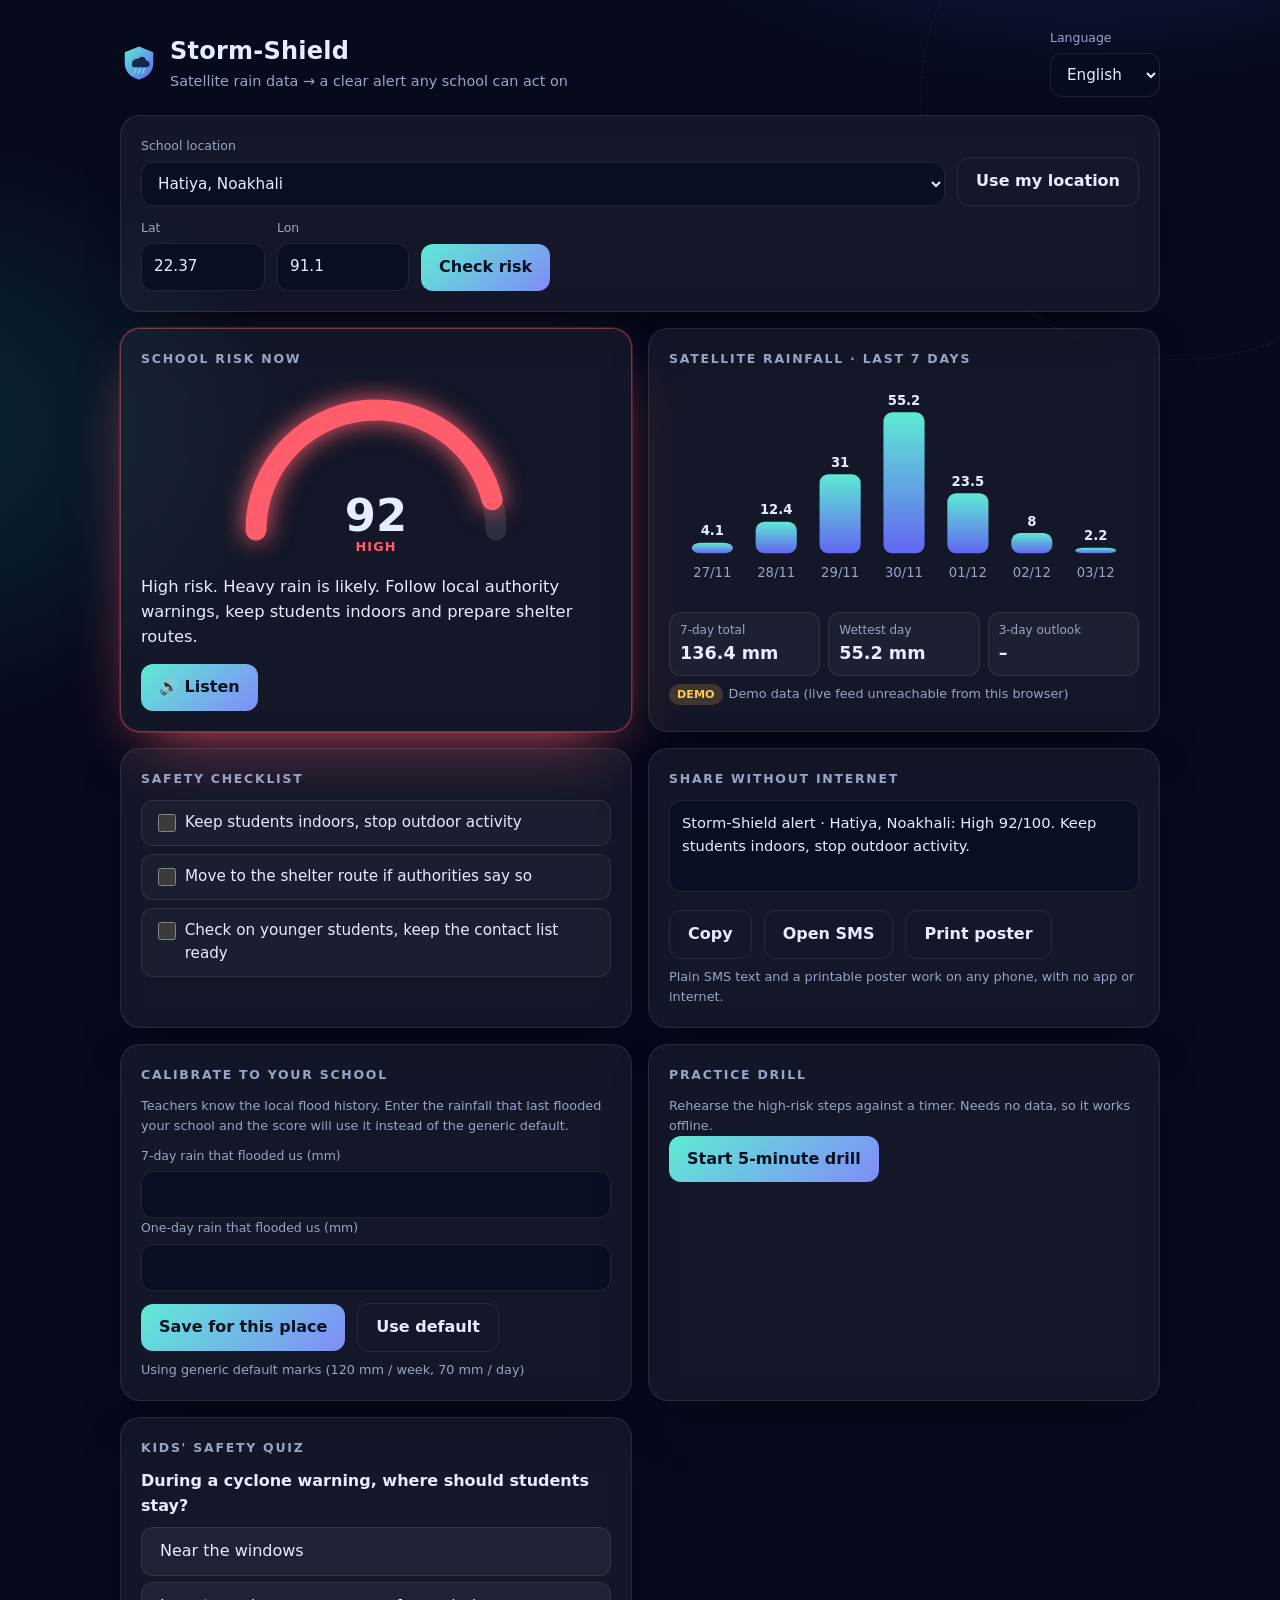
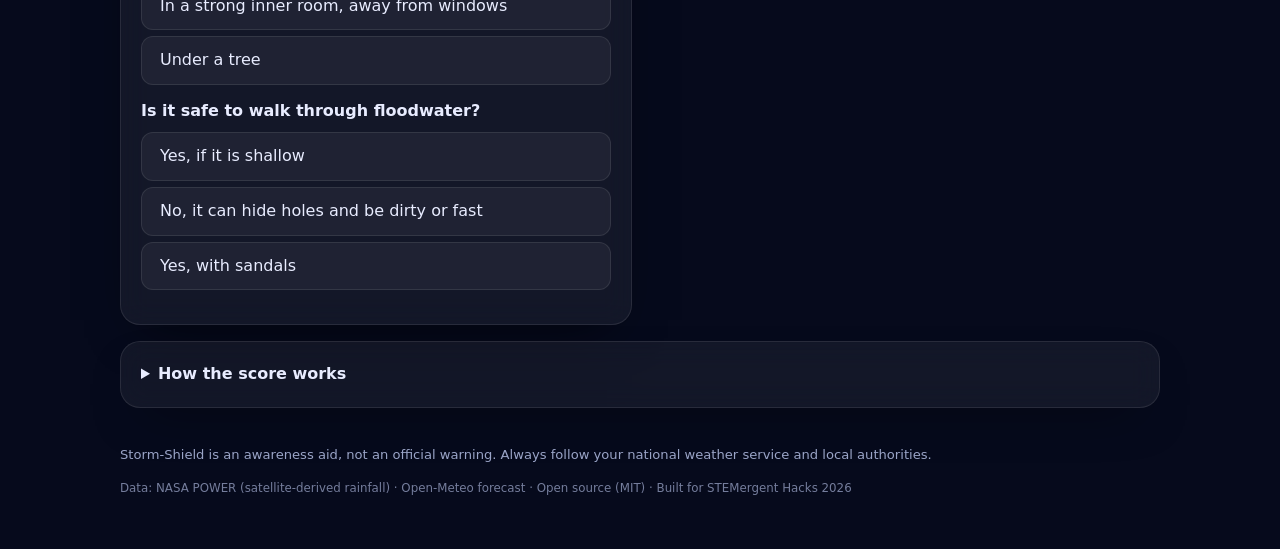
<file: index.html>
<!DOCTYPE html>
<html lang="en">
<head>
<meta charset="utf-8">
<meta name="viewport" content="width=device-width, initial-scale=1">
<title>Storm-Shield — satellite rain alerts for schools</title>
<meta name="description" content="Storm-Shield turns NASA satellite rainfall data into a simple risk level, a spoken alert and a safety checklist for any school, in four languages.">
<link rel="icon" href="data:image/svg+xml,%3Csvg xmlns='http://www.w3.org/2000/svg' viewBox='0 0 64 64'%3E%3Cpath d='M32 4 56 14v18c0 15-10 24-24 28C18 56 8 47 8 32V14z' fill='%2320c7ff'/%3E%3C/svg%3E">
<link rel="stylesheet" href="style.css">
</head>
<body>
<div class="sky" aria-hidden="true"><span class="orbit"><i></i></span></div>

<header class="top">
  <div class="brand">
    <svg viewBox="0 0 64 64" width="38" height="38" aria-hidden="true">
      <defs><linearGradient id="g1" x1="0" y1="0" x2="1" y2="1"><stop offset="0" stop-color="#5eead4"/><stop offset="1" stop-color="#6366f1"/></linearGradient></defs>
      <path d="M32 4 56 14v18c0 15-10 24-24 28C18 56 8 47 8 32V14z" fill="url(#g1)"/>
      <path d="M20 34c0-6 5-10 11-9 3-6 13-4 13 3 4 0 6 3 6 6 0 3-3 5-6 5H24c-3 0-4-2-4-5z" fill="#0b1030" opacity=".85"/>
      <path d="M27 42l-3 7M34 42l-3 7M41 42l-3 7" stroke="#5eead4" stroke-width="2.4" stroke-linecap="round"/>
    </svg>
    <div>
      <h1>Storm-Shield</h1>
      <p id="tagline"></p>
    </div>
  </div>
  <label class="lang">
    <span id="lbl-lang"></span>
    <select id="lang">
      <option value="en">English</option>
      <option value="bn">বাংলা</option>
      <option value="es">Español</option>
      <option value="hi">हिन्दी</option>
    </select>
  </label>
</header>

<main>
  <section class="card picker">
    <div class="row">
      <label class="grow"><span id="lbl-school"></span>
        <select id="place"></select>
      </label>
      <button id="btn-geo" class="ghost" type="button"></button>
    </div>
    <div class="row">
      <label><span>Lat</span><input id="lat" type="number" step="0.01" min="-90" max="90"></label>
      <label><span>Lon</span><input id="lon" type="number" step="0.01" min="-180" max="180"></label>
      <button id="btn-check" class="primary" type="button"></button>
    </div>
  </section>

  <section class="grid">
    <article class="card gauge-card" id="risk-card" data-level="low">
      <h2 id="h-risk"></h2>
      <div class="gauge">
        <svg viewBox="0 0 200 120" role="img" aria-label="risk gauge">
          <path class="track" d="M20 100 A80 80 0 0 1 180 100" pathLength="100"/>
          <path class="fill" id="arc" d="M20 100 A80 80 0 0 1 180 100" pathLength="100" stroke-dasharray="0 100"/>
        </svg>
        <div class="score"><b id="score">–</b><small id="level"></small></div>
      </div>
      <p class="alert" id="alert-text" aria-live="polite"></p>
      <div class="actions">
        <button id="btn-listen" class="primary" type="button"></button>
        <span id="voice-note" class="note"></span>
      </div>
    </article>

    <article class="card">
      <h2 id="h-sat"></h2>
      <div id="chart" class="chart" role="img"></div>
      <ul class="stats" id="stats"></ul>
      <p class="note" id="src-note"></p>
    </article>

    <article class="card">
      <h2 id="h-check"></h2>
      <ul class="checklist" id="checklist"></ul>
    </article>

    <article class="card">
      <h2 id="h-share"></h2>
      <textarea id="sms" readonly rows="3" aria-label="SMS text"></textarea>
      <div class="actions">
        <button id="btn-copy" class="ghost" type="button"></button>
        <a id="btn-sms" class="ghost btn" href="#"></a>
        <button id="btn-print" class="ghost" type="button"></button>
      </div>
      <p class="note" id="share-note"></p>
    </article>

    <article class="card" id="cal-card">
      <h2 id="h-cal"></h2>
      <p class="note" id="cal-note"></p>
      <div class="row cal-row">
        <label><span id="lbl-cal-week"></span><input id="cal-week" type="number" min="1" step="1" inputmode="numeric"></label>
        <label><span id="lbl-cal-day"></span><input id="cal-day" type="number" min="1" step="1" inputmode="numeric"></label>
      </div>
      <div class="actions">
        <button id="btn-cal-save" class="primary" type="button"></button>
        <button id="btn-cal-reset" class="ghost" type="button"></button>
      </div>
      <p class="note" id="cal-status" aria-live="polite"></p>
    </article>

    <article class="card">
      <h2 id="h-drill"></h2>
      <div id="drill-body"></div>
    </article>

    <article class="card">
      <h2 id="h-quiz"></h2>
      <div id="quiz"></div>
    </article>
  </section>

  <details class="card how">
    <summary id="h-how"></summary>
    <div id="how-body"></div>
  </details>
</main>

<footer>
  <p id="disclaimer"></p>
  <p class="small">Data: NASA POWER (satellite-derived rainfall) · Open-Meteo forecast · Open source (MIT) · Built for STEMergent Hacks 2026</p>
</footer>

<section id="poster" aria-hidden="true"></section>
<script src="app.js"></script>
</body>
</html>
</file>
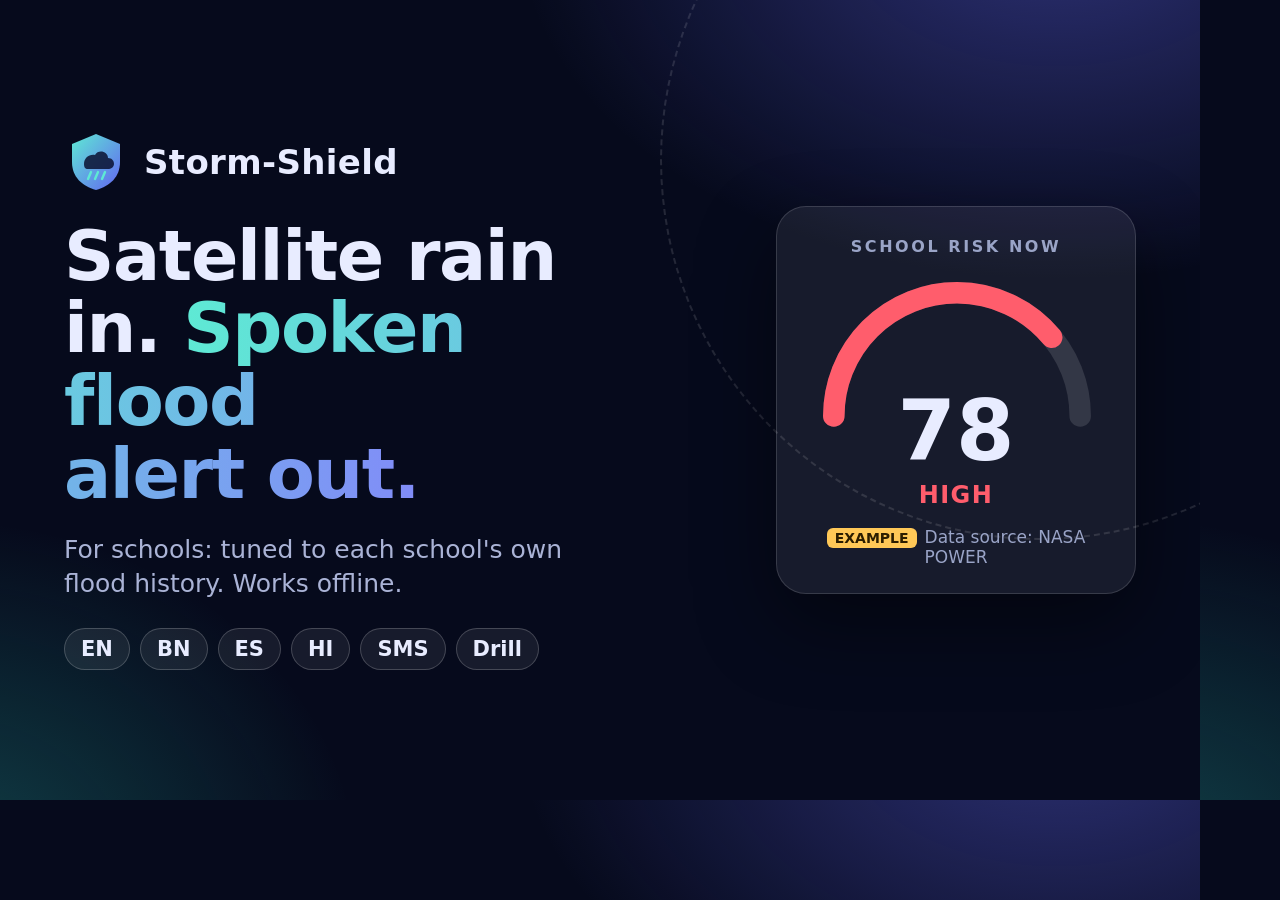
<file: assets/thumb-devpost.html>
<!doctype html><html><head><meta charset="utf-8"><style>
*{box-sizing:border-box;margin:0}
html,body{width:1200px;height:800px;overflow:hidden}
body{font-family:Inter,"Segoe UI",system-ui,sans-serif;color:#e8ecff;
background:radial-gradient(900px 600px at 88% -10%,rgba(99,102,241,.42),transparent 60%),radial-gradient(700px 600px at -5% 110%,rgba(45,212,191,.28),transparent 60%),#060a1c;position:relative}
.orbit{position:absolute;right:-220px;top:-220px;width:760px;height:760px;border:2px dashed rgba(255,255,255,.12);border-radius:50%}
.orbit i{position:absolute;top:-9px;left:50%;width:18px;height:18px;border-radius:50%;background:#5eead4;box-shadow:0 0 30px 8px rgba(94,234,212,.6)}
.wrap{position:absolute;inset:0;padding:64px 64px;display:flex;justify-content:space-between;align-items:center;gap:30px}
.l{max-width:560px}
.brand{display:flex;align-items:center;gap:16px;margin-bottom:26px}
.brand b{font-size:34px;letter-spacing:.01em}
h1{font-size:70px;line-height:1.04;letter-spacing:-.02em;font-weight:800}
h1 span{background:linear-gradient(90deg,#5eead4,#818cf8);-webkit-background-clip:text;background-clip:text;color:transparent}
p{margin-top:22px;font-size:25px;color:#aab3d6;line-height:1.35}
.chips{display:flex;gap:10px;margin-top:28px;flex-wrap:wrap}
.chips em{font-style:normal;font-weight:700;font-size:21px;padding:8px 16px;border-radius:999px;border:1px solid rgba(255,255,255,.2);background:rgba(255,255,255,.07)}
.r{flex:0 0 auto;text-align:center}
.card{width:360px;padding:30px 26px 26px;border-radius:30px;background:rgba(255,255,255,.07);border:1px solid rgba(255,255,255,.14);box-shadow:0 30px 80px rgba(0,0,0,.45)}
.card small{display:block;letter-spacing:.16em;text-transform:uppercase;font-size:16px;color:#9aa4c7;font-weight:700;margin-bottom:6px}
.score{font-size:84px;font-weight:800;line-height:1;margin-top:-62px}
.lvl{display:inline-block;margin-top:8px;font-size:24px;font-weight:800;color:#ff5d6c;letter-spacing:.06em}
.src{margin-top:18px;font-size:17px;color:#9aa4c7}
.src b{background:#ffc857;color:#2b1d00;border-radius:6px;padding:2px 8px;margin-right:8px;font-size:14px}
</style></head><body><div class="orbit"><i></i></div>
<div class="wrap"><div class="l">
<div class="brand"><svg viewBox="0 0 64 64" width="64" height="64"><defs><linearGradient id="g" x1="0" y1="0" x2="1" y2="1"><stop offset="0" stop-color="#5eead4"/><stop offset="1" stop-color="#6366f1"/></linearGradient></defs><path d="M32 4 56 14v18c0 15-10 24-24 28C18 56 8 47 8 32V14z" fill="url(#g)"/><path d="M20 34c0-6 5-10 11-9 3-6 13-4 13 3 4 0 6 3 6 6 0 3-3 5-6 5H24c-3 0-4-2-4-5z" fill="#0b1030" opacity=".85"/><path d="M27 42l-3 7M34 42l-3 7M41 42l-3 7" stroke="#5eead4" stroke-width="2.4" stroke-linecap="round"/></svg><b>Storm-Shield</b></div>
<h1>Satellite rain<br>in. <span>Spoken flood<br>alert out.</span></h1>
<p>For schools: tuned to each school's own flood history. Works offline.</p>
<div class="chips"><em>EN</em><em>BN</em><em>ES</em><em>HI</em><em>SMS</em><em>Drill</em></div></div>
<div class="r"><div class="card"><small>School risk now</small>
<svg viewBox="0 0 200 120" width="308"><path d="M20 100 A80 80 0 0 1 180 100" pathLength="100" fill="none" stroke="rgba(255,255,255,.12)" stroke-width="14" stroke-linecap="round"/><path d="M20 100 A80 80 0 0 1 180 100" pathLength="100" fill="none" stroke="#ff5d6c" stroke-width="14" stroke-linecap="round" stroke-dasharray="78 100"/></svg>
<div class="score">78</div><span class="lvl">HIGH</span>
<div class="src"><b>EXAMPLE</b>Data source: NASA POWER</div></div></div></div></body></html>
</file>
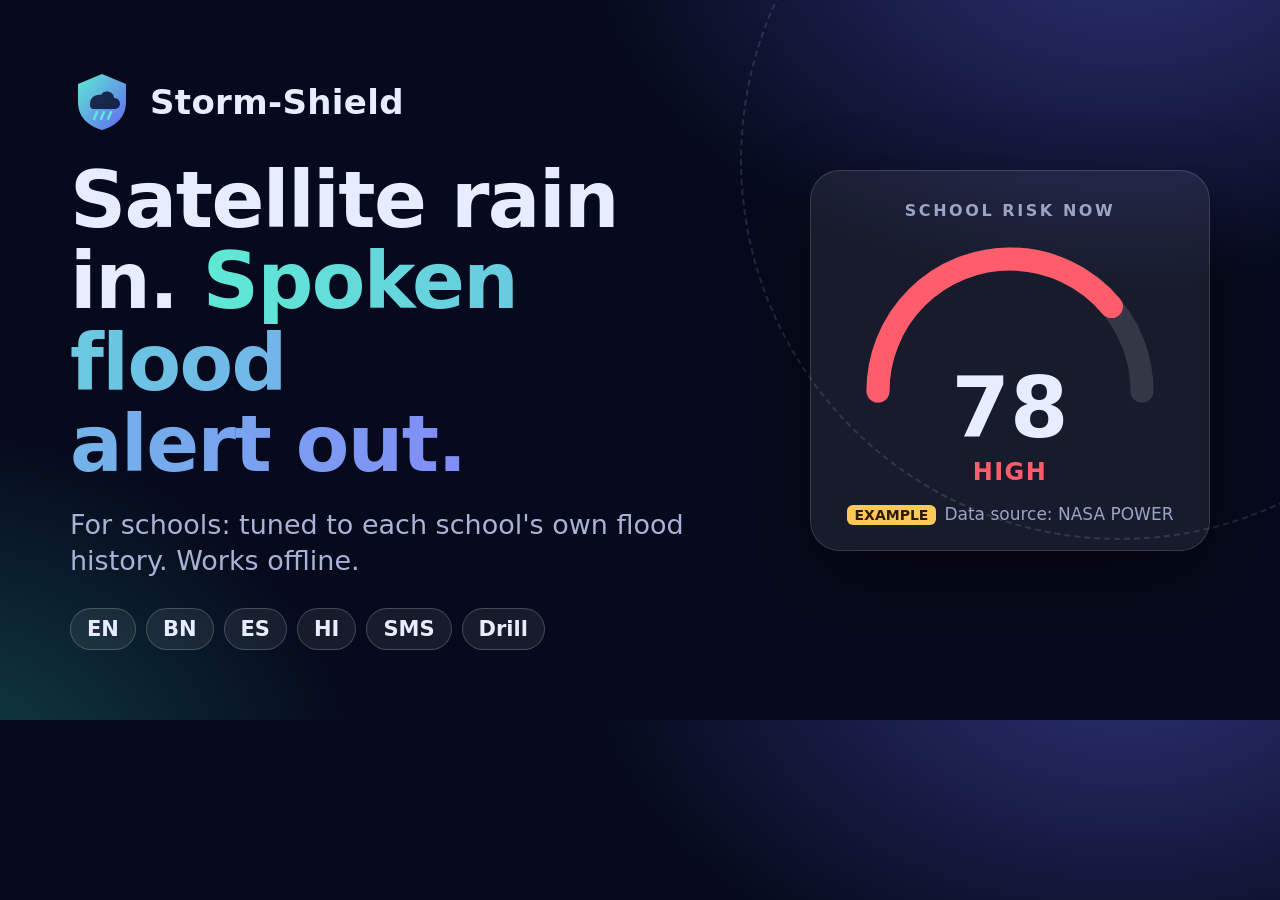
<file: assets/thumb-youtube.html>
<!doctype html><html><head><meta charset="utf-8"><style>
*{box-sizing:border-box;margin:0}
html,body{width:1280px;height:720px;overflow:hidden}
body{font-family:Inter,"Segoe UI",system-ui,sans-serif;color:#e8ecff;
background:radial-gradient(900px 600px at 88% -10%,rgba(99,102,241,.42),transparent 60%),radial-gradient(700px 600px at -5% 110%,rgba(45,212,191,.28),transparent 60%),#060a1c;position:relative}
.orbit{position:absolute;right:-220px;top:-220px;width:760px;height:760px;border:2px dashed rgba(255,255,255,.12);border-radius:50%}
.orbit i{position:absolute;top:-9px;left:50%;width:18px;height:18px;border-radius:50%;background:#5eead4;box-shadow:0 0 30px 8px rgba(94,234,212,.6)}
.wrap{position:absolute;inset:0;padding:56px 70px;display:flex;justify-content:space-between;align-items:center;gap:30px}
.l{max-width:640px}
.brand{display:flex;align-items:center;gap:16px;margin-bottom:26px}
.brand b{font-size:34px;letter-spacing:.01em}
h1{font-size:78px;line-height:1.04;letter-spacing:-.02em;font-weight:800}
h1 span{background:linear-gradient(90deg,#5eead4,#818cf8);-webkit-background-clip:text;background-clip:text;color:transparent}
p{margin-top:22px;font-size:27px;color:#aab3d6;line-height:1.35}
.chips{display:flex;gap:10px;margin-top:28px;flex-wrap:wrap}
.chips em{font-style:normal;font-weight:700;font-size:21px;padding:8px 16px;border-radius:999px;border:1px solid rgba(255,255,255,.2);background:rgba(255,255,255,.07)}
.r{flex:0 0 auto;text-align:center}
.card{width:400px;padding:30px 26px 26px;border-radius:30px;background:rgba(255,255,255,.07);border:1px solid rgba(255,255,255,.14);box-shadow:0 30px 80px rgba(0,0,0,.45)}
.card small{display:block;letter-spacing:.16em;text-transform:uppercase;font-size:16px;color:#9aa4c7;font-weight:700;margin-bottom:6px}
.score{font-size:84px;font-weight:800;line-height:1;margin-top:-62px}
.lvl{display:inline-block;margin-top:8px;font-size:24px;font-weight:800;color:#ff5d6c;letter-spacing:.06em}
.src{margin-top:18px;font-size:17px;color:#9aa4c7}
.src b{background:#ffc857;color:#2b1d00;border-radius:6px;padding:2px 8px;margin-right:8px;font-size:14px}
</style></head><body><div class="orbit"><i></i></div>
<div class="wrap"><div class="l">
<div class="brand"><svg viewBox="0 0 64 64" width="64" height="64"><defs><linearGradient id="g" x1="0" y1="0" x2="1" y2="1"><stop offset="0" stop-color="#5eead4"/><stop offset="1" stop-color="#6366f1"/></linearGradient></defs><path d="M32 4 56 14v18c0 15-10 24-24 28C18 56 8 47 8 32V14z" fill="url(#g)"/><path d="M20 34c0-6 5-10 11-9 3-6 13-4 13 3 4 0 6 3 6 6 0 3-3 5-6 5H24c-3 0-4-2-4-5z" fill="#0b1030" opacity=".85"/><path d="M27 42l-3 7M34 42l-3 7M41 42l-3 7" stroke="#5eead4" stroke-width="2.4" stroke-linecap="round"/></svg><b>Storm-Shield</b></div>
<h1>Satellite rain<br>in. <span>Spoken flood<br>alert out.</span></h1>
<p>For schools: tuned to each school's own flood history. Works offline.</p>
<div class="chips"><em>EN</em><em>BN</em><em>ES</em><em>HI</em><em>SMS</em><em>Drill</em></div></div>
<div class="r"><div class="card"><small>School risk now</small>
<svg viewBox="0 0 200 120" width="330"><path d="M20 100 A80 80 0 0 1 180 100" pathLength="100" fill="none" stroke="rgba(255,255,255,.12)" stroke-width="14" stroke-linecap="round"/><path d="M20 100 A80 80 0 0 1 180 100" pathLength="100" fill="none" stroke="#ff5d6c" stroke-width="14" stroke-linecap="round" stroke-dasharray="78 100"/></svg>
<div class="score">78</div><span class="lvl">HIGH</span>
<div class="src"><b>EXAMPLE</b>Data source: NASA POWER</div></div></div></div></body></html>
</file>
<file: style.css>
:root{
  --bg:#060a1c; --ink:#e8ecff; --mute:#9aa4c7; --line:rgba(255,255,255,.09);
  --card:rgba(255,255,255,.055); --accent:#5eead4; --accent2:#818cf8;
  --low:#3ee6a0; --mid:#ffc857; --high:#ff5d6c;
}
*{box-sizing:border-box}
html{color-scheme:dark}
body{
  margin:0; min-height:100vh; color:var(--ink);
  font:16px/1.55 "Segoe UI",system-ui,"Noto Sans Bengali","Noto Sans Devanagari",system-ui,sans-serif;
  background:
    radial-gradient(900px 500px at 85% -10%, rgba(99,102,241,.28), transparent 60%),
    radial-gradient(700px 500px at -10% 20%, rgba(45,212,191,.16), transparent 60%),
    var(--bg);
}
.sky{position:fixed; inset:0; pointer-events:none; overflow:hidden; opacity:.55}
.orbit{position:absolute; right:-160px; top:-160px; width:520px; height:520px; border:1px dashed rgba(255,255,255,.12); border-radius:50%; animation:spin 40s linear infinite}
.orbit i{position:absolute; top:-5px; left:50%; width:10px; height:10px; border-radius:50%; background:var(--accent); box-shadow:0 0 18px 4px rgba(94,234,212,.6)}
@keyframes spin{to{transform:rotate(360deg)}}

.top,main,footer{position:relative; max-width:1080px; margin:0 auto; padding:0 20px}
.top{display:flex; justify-content:space-between; align-items:center; gap:16px; padding-top:28px; padding-bottom:18px}
.brand{display:flex; gap:12px; align-items:center}
h1{margin:0; font-size:1.5rem; letter-spacing:.01em}
.brand p{margin:0; color:var(--mute); font-size:.9rem}
h2{margin:0 0 12px; font-size:.78rem; letter-spacing:.14em; text-transform:uppercase; color:var(--mute); font-weight:600}

.card{
  background:var(--card); border:1px solid var(--line); border-radius:20px; padding:20px;
  backdrop-filter:blur(14px); -webkit-backdrop-filter:blur(14px);
  box-shadow:0 20px 50px -25px rgba(0,0,0,.7);
}
.grid{display:grid; grid-template-columns:repeat(2,1fr); gap:16px; margin-top:16px}
@media (max-width:760px){.grid{grid-template-columns:1fr}.top{flex-direction:column;align-items:flex-start}}

.picker .row{display:flex; gap:12px; align-items:flex-end; flex-wrap:wrap}
.picker .row+.row{margin-top:12px}
.grow{flex:1; min-width:220px}
label{display:flex; flex-direction:column; gap:6px; font-size:.78rem; color:var(--mute)}
select,input{
  background:rgba(8,12,34,.75); color:var(--ink); border:1px solid var(--line); border-radius:12px;
  padding:11px 12px; font:inherit; font-size:.95rem; min-width:110px
}
select:focus,input:focus,button:focus-visible,summary:focus-visible{outline:2px solid var(--accent); outline-offset:2px}
button{font:inherit; border:0; border-radius:12px; padding:11px 18px; cursor:pointer; font-weight:600}
.primary{background:linear-gradient(135deg,var(--accent),var(--accent2)); color:#06101f}
.primary:hover{filter:brightness(1.08)}
.ghost{background:transparent; color:var(--ink); border:1px solid var(--line)}
.ghost:hover{background:rgba(255,255,255,.06)}

.gauge-card{--c:var(--low)}
.gauge-card[data-level="mid"]{--c:var(--mid)}
.gauge-card[data-level="high"]{--c:var(--high)}
.gauge-card{border-color:color-mix(in srgb,var(--c) 45%, transparent); box-shadow:0 0 0 1px color-mix(in srgb,var(--c) 20%, transparent), 0 24px 60px -28px var(--c)}
.gauge{position:relative; max-width:300px; margin:0 auto}
.gauge svg{width:100%; display:block}
.gauge .track,.gauge .fill{fill:none; stroke-width:14; stroke-linecap:round}
.gauge .track{stroke:rgba(255,255,255,.1)}
.gauge .fill{stroke:var(--c); transition:stroke-dasharray 1s cubic-bezier(.2,.8,.2,1); filter:drop-shadow(0 0 8px var(--c))}
.score{position:absolute; inset:auto 0 6px 0; text-align:center; display:flex; flex-direction:column; line-height:1.1}
.score b{font-size:2.8rem; font-variant-numeric:tabular-nums}
.score small{color:var(--c); font-weight:700; letter-spacing:.08em; text-transform:uppercase; font-size:.8rem}
.alert{font-size:1.02rem; margin:14px 0}
.actions{display:flex; align-items:center; gap:12px; flex-wrap:wrap}
.note{color:var(--mute); font-size:.8rem; margin:8px 0 0}
.actions .note{margin:0}

.chart svg{width:100%; height:auto; display:block}
.chart .bar{fill:url(#bg1)}
.chart text{fill:var(--mute); font-size:9px; text-anchor:middle}
.chart .val{fill:var(--ink); font-weight:600}
.stats{list-style:none; padding:0; margin:12px 0 0; display:grid; grid-template-columns:repeat(3,1fr); gap:8px}
.stats li{background:rgba(255,255,255,.04); border:1px solid var(--line); border-radius:12px; padding:8px 10px; font-size:.75rem; color:var(--mute)}
.stats b{display:block; color:var(--ink); font-size:1.1rem}

.checklist{list-style:none; margin:0; padding:0; display:grid; gap:8px}
.checklist li{display:flex; gap:10px; align-items:flex-start; padding:10px 12px; border:1px solid var(--line); border-radius:12px; background:rgba(255,255,255,.03)}
.checklist input{min-width:0; width:18px; height:18px; margin-top:3px; accent-color:var(--accent)}
.checklist label{flex-direction:row; font-size:.95rem; color:var(--ink); cursor:pointer}
.checklist input:checked+span{opacity:.55; text-decoration:line-through}

.q{margin-bottom:14px}
.q p{margin:0 0 8px; font-weight:600}
.opt{display:block; width:100%; text-align:left; margin-bottom:6px; background:rgba(255,255,255,.05); color:var(--ink); border:1px solid var(--line); font-weight:500}
.opt:hover{background:rgba(255,255,255,.09)}
.opt.ok{border-color:var(--low); background:rgba(62,230,160,.14)}
.opt.bad{border-color:var(--high); background:rgba(255,93,108,.14)}
.why{font-size:.85rem; color:var(--mute); margin:4px 0 0}

.how{margin-top:16px}
.how summary{cursor:pointer; font-weight:600}
.how div{color:var(--mute); font-size:.92rem; margin-top:10px}
.how code{background:rgba(255,255,255,.08); padding:2px 6px; border-radius:6px; color:var(--ink)}
footer{padding-top:24px; padding-bottom:40px; color:var(--mute); font-size:.82rem}
footer .small{font-size:.74rem; opacity:.75}
.badge{display:inline-block; padding:2px 8px; border-radius:999px; font-size:.7rem; font-weight:700; margin-right:6px}
.badge.live{background:rgba(62,230,160,.18); color:var(--low)}
.badge.demo{background:rgba(255,200,87,.18); color:var(--mid)}
@media (prefers-reduced-motion:reduce){.orbit{animation:none}.gauge .fill{transition:none}}

textarea{width:100%; background:rgba(8,12,34,.75); color:var(--ink); border:1px solid var(--line); border-radius:12px; padding:11px 12px; font:inherit; font-size:.92rem; resize:none; margin-bottom:10px}
a.btn{display:inline-block; text-decoration:none; border-radius:12px; padding:11px 18px; font-weight:600}
#poster{display:none}
@media print{
  body>*:not(#poster){display:none!important}
  body{background:#fff!important}
  #poster{display:block!important; color:#000; background:#fff; font-family:"Segoe UI","Noto Sans Bengali","Noto Sans Devanagari",sans-serif; padding:24px; text-align:center}
  #poster .p-head{letter-spacing:.2em; text-transform:uppercase; font-size:14pt}
  #poster h1{font-size:34pt; margin:8px 0} #poster h2{font-size:20pt; margin:0 0 12px; font-weight:500}
  #poster .p-level{display:inline-block; font-size:30pt; font-weight:800; padding:8px 28px; border-radius:16px; border:6px solid #000}
  #poster .p-low{border-color:#0a9b5f} #poster .p-mid{border-color:#d99100} #poster .p-high{border-color:#d11a2a}
  #poster .p-msg{font-size:18pt; margin:18px 0} #poster h3{font-size:20pt; margin:14px 0 6px}
  #poster ul{text-align:left; font-size:18pt; display:inline-block} #poster li{margin:8px 0}
  #poster .p-foot{font-size:10pt; margin-top:24px}
}
.clock{font-size:2.2rem; font-weight:800; font-variant-numeric:tabular-nums; margin:2px 0 10px; letter-spacing:.02em}
.clock.done{color:var(--low); font-size:1.25rem}
#drill-body .checklist{margin-bottom:12px}

.cal-row{margin:10px 0 12px}
.cal-row label{flex:1; min-width:140px}
.cal-on{color:#5eead4}
</file>
